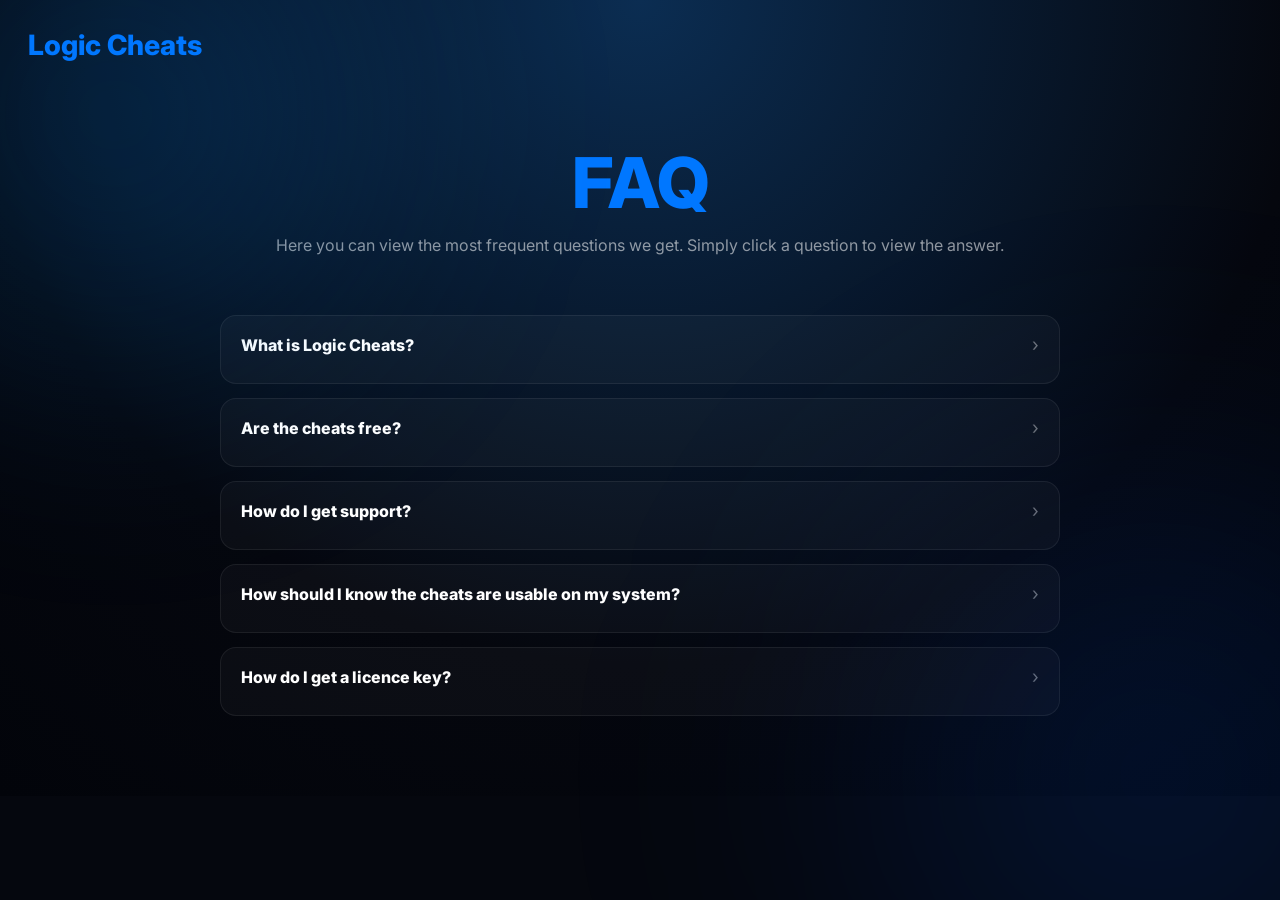
<file: faq.html>
<!DOCTYPE html>
<html lang="en">
<head>
  <meta charset="UTF-8" />
  <meta name="viewport" content="width=device-width, initial-scale=1.0" />
  <title>FAQ | Logic Cheats</title>

  <link rel="preconnect" href="https://fonts.googleapis.com">
  <link rel="preconnect" href="https://fonts.gstatic.com" crossorigin>
  <link href="https://fonts.googleapis.com/css2?family=Inter:wght@400;600;700;800&display=swap" rel="stylesheet">
    <link rel="icon" href="/logo.png" sizes="32x32">
<link rel="icon" href="/logo.png" sizes="16x16">
<link rel="apple-touch-icon" href="/logo.png">

  <link rel="stylesheet" href="./faq.css">
</head>

<body>
  <div class="glow"></div>
  <div class="glow2"></div>

  <div class="header">
    <div class="logo">Logic Cheats</div>
  </div>

  <div class="page">

    <div class="top">
      <h1 class="title">FAQ</h1>
      <p class="subtitle">Here you can view the most frequent questions we get. Simply click a question to view the answer.</p>
    </div>

    <div class="faq">

      <div class="item">
        <div class="q">
          <span class="q-text">What is Logic Cheats?</span>
          <span class="arrow">›</span>
        </div>
        <div class="a">Logic Cheats is the best place to buy cheats, accounts, and macros. We offer alot of popular and trusted cheat providers, so you dont have to risk getting banned easily or get a virus on your computer.</div>
      </div>

      <div class="item">
        <div class="q">
          <span class="q-text">Are the cheats free?</span>
          <span class="arrow">›</span>
        </div>
        <div class="a">No, all cheats on this site are subscription based and cost money daily to use.</div>
      </div>

      <div class="item">
        <div class="q">
          <span class="q-text">How do I get support?</span>
          <span class="arrow">›</span>
        </div>
        <div class="a">Use the Discord server or get direct contact at logiccheats.xyz/contact for help anytime.</div>
      </div>

      <div class="item">
        <div class="q">
          <span class="q-text">How should I know the cheats are usable on my system?</span>
          <span class="arrow">›</span>
        </div>
        <div class="a">Each product page comes with the recommended system reqiurements. We strongly recommend you check your system fits the requirements before buying.</div>
      </div>

      <div class="item">
        <div class="q">
          <span class="q-text">How do I get a licence key?</span>
          <span class="arrow">›</span>
        </div>
        <div class="a">Simply go to your desired product, add it to your cart, proceed to checkout, then after a succsesfull payment, you will recieve a licence key to redeem.</div>
      </div>

    </div>

  </div>

  <script src="./faq.js"></script>
</body>
</html>
</file>
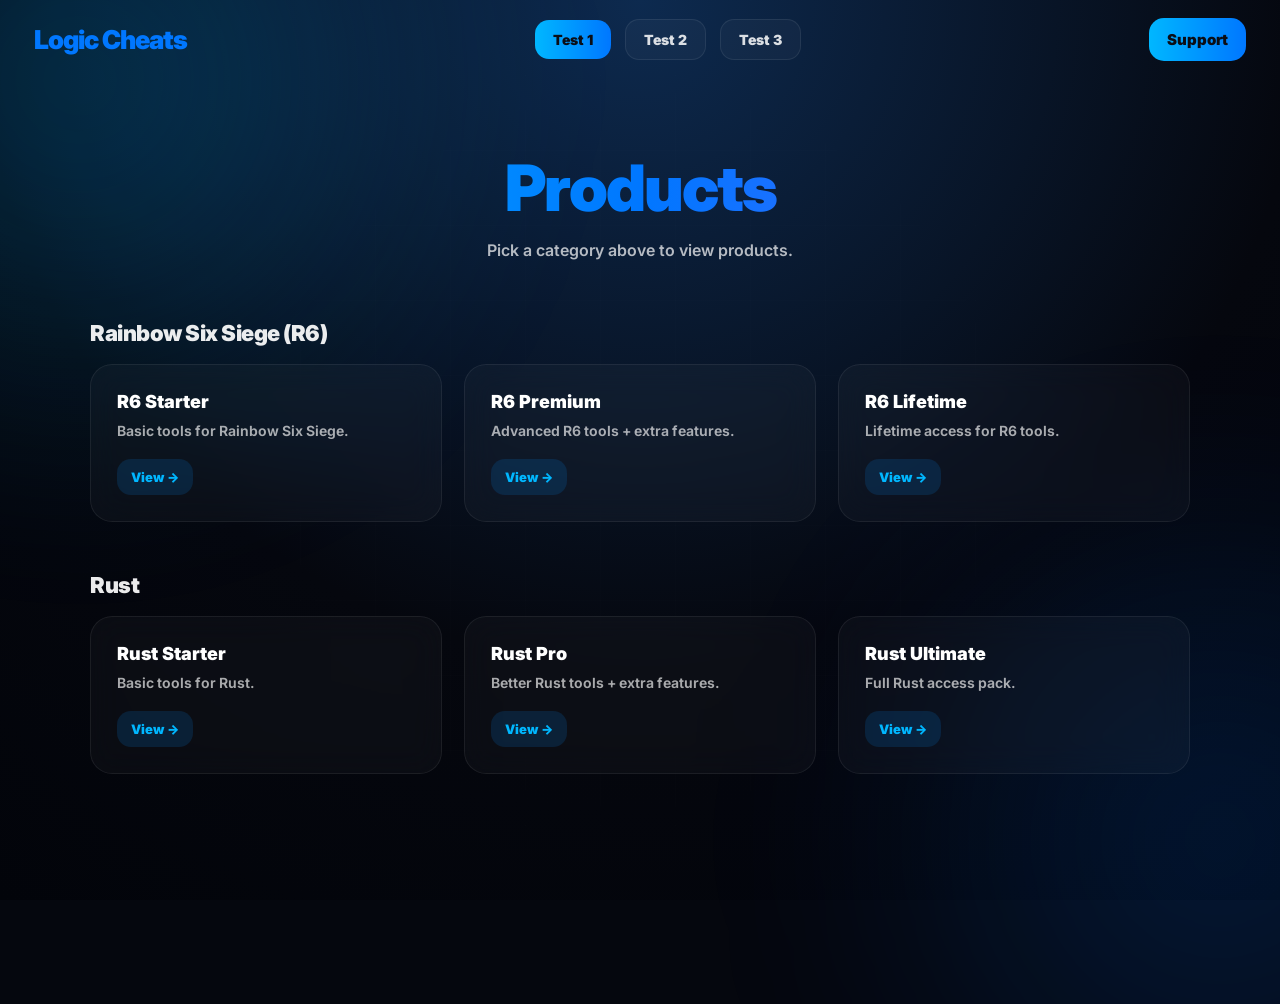
<file: product.html>
<!DOCTYPE html>
<html lang="en">
<head>
  <meta charset="UTF-8" />
  <meta name="viewport" content="width=device-width, initial-scale=1.0" />
  <title>Logic Cheats | Products</title>

  <link rel="icon" href="/logo.png" sizes="32x32">
  <link rel="icon" href="/logo.png" sizes="16x16">
  <link rel="apple-touch-icon" href="/logo.png">

  <link rel="preconnect" href="https://fonts.googleapis.com">
  <link rel="preconnect" href="https://fonts.gstatic.com" crossorigin>
  <link href="https://fonts.googleapis.com/css2?family=Inter:wght@400;600;700;800;900&display=swap" rel="stylesheet">

  <link rel="stylesheet" href="./product.css?v=4">
</head>

<body>
  <div class="bg-grid"></div>
  <div class="glow glow-top"></div>
  <div class="glow glow-bottom"></div>

  <header class="navbar">
    <div class="nav-left">
      <a class="logo" href="/">Logic Cheats</a>
    </div>

    <nav class="nav-center">
      <button class="navbtn active" data-tab="test1">Test 1</button>
      <button class="navbtn" data-tab="test2">Test 2</button>
      <button class="navbtn" data-tab="test3">Test 3</button>
    </nav>

    <div class="nav-right">
      <a class="support-btn" href="/support">Support</a>
    </div>
  </header>

  <main class="content">
    <h1 class="page-title">Products</h1>
    <p class="page-subtitle">Pick a category above to view products.</p>

    <section class="products" id="products"></section>
  </main>

  <script src="./product.js?v=4"></script>
</body>
</html>
</file>
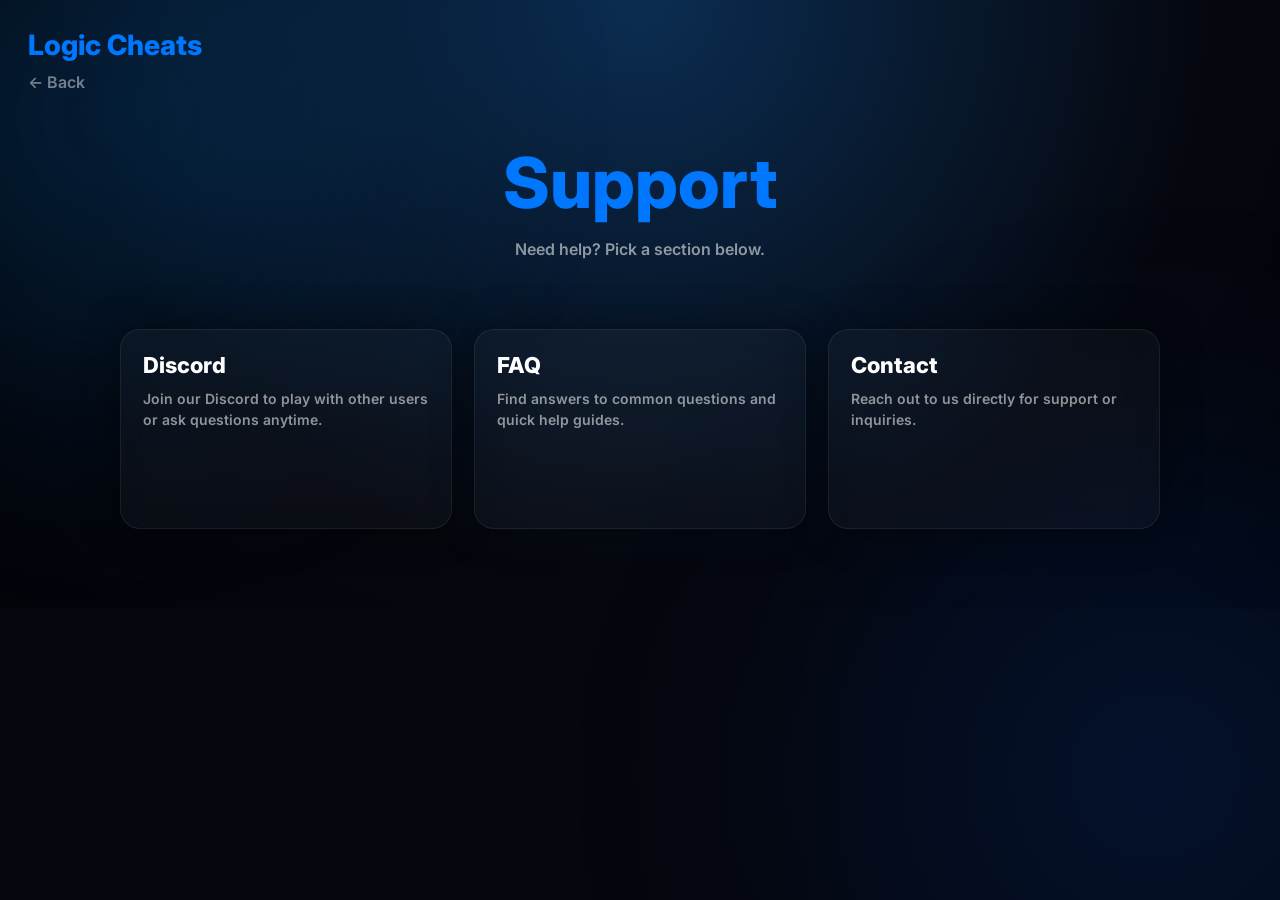
<file: support.html>
<!DOCTYPE html>
<html lang="en">
<head>
  <meta charset="UTF-8" />
  <meta name="viewport" content="width=device-width, initial-scale=1.0" />
  <title>Support | Logic Cheats</title>
  <link rel="icon" href="/logo.png" sizes="32x32">
<link rel="icon" href="/logo.png" sizes="16x16">
<link rel="apple-touch-icon" href="/logo.png">

  <link rel="preconnect" href="https://fonts.googleapis.com">
  <link rel="preconnect" href="https://fonts.gstatic.com" crossorigin>
  <link href="https://fonts.googleapis.com/css2?family=Inter:wght@400;600;700;800&display=swap" rel="stylesheet">

  <link rel="stylesheet" href="./support.css">

  <!-- 🔥 FIX: forces consistent rendering on normal refresh -->
  <script>
    window.addEventListener("pageshow", () => {
      document.documentElement.style.display = "none";
      requestAnimationFrame(() => {
        document.documentElement.style.display = "";
      });
    });
  </script>
</head>

<body>
  <div class="glow"></div>
  <div class="glow2"></div>

  <div class="header">
    <div class="logo">Logic Cheats</div>
    <a class="back" href="https://logiccheats.xyz">← Back</a>
  </div>

  <div class="page">
    <div class="top">
      <h1 class="title">Support</h1>
      <p class="subtitle">Need help? Pick a section below.</p>
    </div>

    <div class="cards">

      <a class="card" href="https://discord.gg/JCGQtjuQjX" target="_blank" rel="noopener noreferrer">
        <div class="card-title discord">Discord</div>
        <div class="card-text">
          Join our Discord to play with other users or ask questions anytime.
        </div>
      </a>

      <a class="card" href="https://logiccheats.xyz/faq" target="_blank" rel="noopener noreferrer">
        <div class="card-title">FAQ</div>
        <div class="card-text">
          Find answers to common questions and quick help guides.
        </div>
      </a>

      <a class="card" href="https://logiccheats.xyz/contact" target="_blank" rel="noopener noreferrer">
        <div class="card-title">Contact</div>
        <div class="card-text">
          Reach out to us directly for support or inquiries.
        </div>
      </a>

    </div>
  </div>

</body>
</html>
</file>
<file: faq.css>
* {
  margin: 0;
  padding: 0;
  box-sizing: border-box;
  font-family: "Inter", sans-serif;
}

/* 🔥 HARD FIX: prevents weird blank/unstyled refresh */
html, body {
  width: 100%;
  min-height: 100%;
  background: #05070e;
}

body {
  background: radial-gradient(circle at top, #0b2d52 0%, #05070e 65%, #02040a 100%);
  overflow-x: hidden;
}

/* glow */
.glow {
  position: fixed;
  width: 750px;
  height: 750px;
  background: radial-gradient(circle, rgba(0, 140, 255, 0.22), transparent 70%);
  filter: blur(100px);
  top: -260px;
  left: -260px;
}

.glow2 {
  position: fixed;
  width: 850px;
  height: 850px;
  background: radial-gradient(circle, rgba(0, 90, 255, 0.18), transparent 70%);
  filter: blur(130px);
  bottom: -300px;
  right: -300px;
}

/* header */
.header {
  position: fixed;
  top: 28px;
  left: 28px;
}

.logo {
  font-size: 28px;
  font-weight: 800;
  color: #0077ff;
}

/* page */
.page {
  max-width: 900px;
  margin: 0 auto;
  padding: 140px 30px 80px 30px;
}

.top {
  text-align: center;
  margin-bottom: 60px;
}

.title {
  font-size: 70px;
  font-weight: 800;
  color: #0077ff;
}

.subtitle {
  margin-top: 10px;
  font-size: 16px;
  color: rgba(255,255,255,0.55);
}

/* faq */
.faq {
  display: flex;
  flex-direction: column;
  gap: 14px;
}

.item {
  padding: 18px 20px;
  border-radius: 16px;

  background: rgba(255,255,255,0.03);
  border: 1px solid rgba(255,255,255,0.07);

  cursor: pointer;
  transition: 0.25s ease;
}

.item:hover {
  border: 1px solid rgba(0,119,255,0.35);
  transform: translateY(-3px);
}

/* question row */
.q {
  display: flex;
  justify-content: space-between;
  align-items: center;
}

/* QUESTION DEFAULT */
.q-text {
  font-size: 16px;
  font-weight: 800;
  color: white;
  transition: 0.25s ease;
}

/* 🔥 ONLY HOVER makes it blue */
.item:hover .q-text {
  color: #0077ff;
}

/* arrow */
.arrow {
  margin-left: 18px;
  font-size: 18px;
  color: rgba(255,255,255,0.4);
  transition: 0.25s ease;
}

/* answer */
.a {
  margin-top: 10px;
  font-size: 14px;
  font-weight: 600;
  color: rgba(255,255,255,0.55);
  line-height: 1.5;

  max-height: 0;
  overflow: hidden;
  opacity: 0;
  transition: 0.3s ease;
}

/* open state */
.item.active .a {
  max-height: 200px;
  opacity: 1;
}

.item.active .arrow {
  transform: rotate(90deg);
  color: #0077ff;
}
</file>
<file: product.css>
* {
  margin: 0;
  padding: 0;
  box-sizing: border-box;
  font-family: "Inter", sans-serif;
}

html, body {
  width: 100%;
  height: 100%;
  background: #05070e;
}

body {
  overflow-x: hidden;
  overflow-y: auto;
  min-height: 100vh;
  position: relative;
  background: radial-gradient(circle at top, #0d2a4f 0%, #05070e 60%, #02040a 100%);
}

/* animated grid background */
.bg-grid {
  position: fixed;
  inset: 0;
  background-image: linear-gradient(rgba(255, 255, 255, 0.035) 1px, transparent 1px),
                    linear-gradient(90deg, rgba(255, 255, 255, 0.035) 1px, transparent 1px);
  background-size: 75px 75px;
  opacity: 0.25;
  mask-image: radial-gradient(circle at center, black 40%, transparent 75%);
  animation: gridMove 8s linear infinite;
  pointer-events: none;
  z-index: 0;
}

@keyframes gridMove {
  from { transform: translateY(0px); }
  to { transform: translateY(75px); }
}

/* glow blobs */
.glow {
  position: fixed;
  width: 800px;
  height: 800px;
  border-radius: 50%;
  filter: blur(130px);
  pointer-events: none;
  opacity: 0.9;
  z-index: 0;
}

.glow-top {
  top: -320px;
  left: -320px;
  background: radial-gradient(circle, rgba(0, 170, 255, 0.35), transparent 70%);
}

.glow-bottom {
  bottom: -340px;
  right: -340px;
  background: radial-gradient(circle, rgba(0, 110, 255, 0.25), transparent 70%);
}

/* navbar */
.navbar {
  position: sticky;
  top: 0;
  z-index: 10;
  width: 100%;
  padding: 18px 34px;
  display: flex;
  justify-content: space-between;
  align-items: center;
  background: transparent;
}

/* logo */
.logo {
  font-size: 26px;
  font-weight: 950;
  text-decoration: none;
  color: #0077ff;
  letter-spacing: -1px;
  transition: 0.25s ease;
}

.logo:hover {
  transform: scale(1.05);
}

/* center nav buttons */
.nav-center {
  display: flex;
  gap: 14px;
  align-items: center;
}

.navbtn {
  background: rgba(255, 255, 255, 0.03);
  border: 1px solid rgba(255, 255, 255, 0.08);
  color: rgba(255, 255, 255, 0.85);
  padding: 11px 18px;
  border-radius: 14px;
  cursor: pointer;
  font-weight: 900;
  font-size: 14px;
  transition: 0.22s ease;
  transform: scale(1);
}

.nav-center:hover .navbtn {
  transform: scale(0.92);
  opacity: 0.7;
}

.nav-center .navbtn:hover {
  transform: scale(1.15);
  opacity: 1;
  border-color: rgba(0, 140, 255, 0.5);
  box-shadow: 0 0 25px rgba(0, 140, 255, 0.25);
}

.navbtn.active {
  background: linear-gradient(90deg, #00b7ff, #0077ff);
  color: #0b0e16;
  border: none;
  opacity: 1;
}

/* support button */
.support-btn {
  text-decoration: none;
  font-weight: 900;
  font-size: 15px;
  padding: 12px 18px;
  border-radius: 15px;
  background: linear-gradient(90deg, #00b7ff, #0077ff);
  color: #0b0e16;
  transition: 0.25s ease;
  display: inline-flex;
  align-items: center;
  justify-content: center;
}

.support-btn:hover {
  transform: scale(1.12);
  box-shadow: 0 0 40px rgba(0, 119, 255, 0.6);
}

/* main content */
.content {
  position: relative;
  z-index: 5;
  padding: 70px 40px;
  text-align: center;
}

.page-title {
  font-size: clamp(46px, 5vw, 70px);
  font-weight: 900;
  background: linear-gradient(90deg, #00c3ff, #0077ff, #6a5cff);
  -webkit-background-clip: text;
  -webkit-text-fill-color: transparent;
  letter-spacing: -2px;
  margin-bottom: 14px;
}

.page-subtitle {
  font-size: 16px;
  font-weight: 600;
  color: rgba(255, 255, 255, 0.7);
  margin-bottom: 60px;
}

/* section titles */
.game-title {
  text-align: left;
  max-width: 1100px;
  margin: 0 auto 18px auto;
  font-size: 22px;
  font-weight: 950;
  color: rgba(255, 255, 255, 0.92);
  letter-spacing: -0.5px;
}

/* product cards */
.products {
  display: flex;
  flex-direction: column;
  gap: 50px;
  max-width: 1100px;
  margin: 0 auto;
  padding-bottom: 160px;
}

.product-grid {
  display: grid;
  grid-template-columns: repeat(auto-fit, minmax(260px, 1fr));
  gap: 22px;
}

.product-card {
  padding: 26px;
  border-radius: 22px;
  background: rgba(255, 255, 255, 0.03);
  border: 1px solid rgba(255, 255, 255, 0.07);
  backdrop-filter: blur(16px);
  text-align: left;
  transition: 0.25s ease;
}

.product-card:hover {
  transform: translateY(-6px);
  border-color: rgba(0, 140, 255, 0.35);
  box-shadow: 0 0 35px rgba(0, 140, 255, 0.15);
}

.product-name {
  font-size: 18px;
  font-weight: 950;
  color: white;
  margin-bottom: 8px;
}

.product-desc {
  font-size: 14px;
  font-weight: 650;
  color: rgba(255, 255, 255, 0.65);
  line-height: 1.5;
  margin-bottom: 18px;
}

.product-buy {
  display: inline-flex;
  align-items: center;
  justify-content: center;
  padding: 10px 14px;
  border-radius: 14px;
  font-size: 13px;
  font-weight: 950;
  border: none;
  cursor: pointer;
  background: rgba(0, 140, 255, 0.15);
  color: #00b7ff;
  transition: 0.2s ease;
}

.product-buy:hover {
  background: rgba(0, 140, 255, 0.25);
}
</file>
<file: support.css>
* {
  margin: 0;
  padding: 0;
  box-sizing: border-box;
  font-family: "Inter", sans-serif;
}

/* IMPORTANT: prevents blank/unstyled flash */
html, body {
  width: 100%;
  min-height: 100%;
  background: #05070e;
}

body {
  background: radial-gradient(circle at top, #0b2d52 0%, #05070e 65%, #02040a 100%);
  overflow-x: hidden;
}

/* glow */
.glow {
  position: fixed;
  width: 750px;
  height: 750px;
  background: radial-gradient(circle, rgba(0, 140, 255, 0.22), transparent 70%);
  filter: blur(100px);
  top: -260px;
  left: -260px;
  pointer-events: none;
}

.glow2 {
  position: fixed;
  width: 850px;
  height: 850px;
  background: radial-gradient(circle, rgba(0, 90, 255, 0.18), transparent 70%);
  filter: blur(130px);
  bottom: -300px;
  right: -300px;
  pointer-events: none;
}

/* header */
.header {
  position: fixed;
  top: 28px;
  left: 28px;
  z-index: 10;
}

.logo {
  font-size: 28px;
  font-weight: 800;
  color: #0077ff;
}

.back {
  margin-top: 10px;
  display: inline-block;
  font-size: 16px;
  font-weight: 600;
  color: rgba(255,255,255,0.45);
  text-decoration: none;
  transition: 0.2s ease;
}

.back:hover {
  color: rgba(255,255,255,0.8);
  transform: translateX(-4px);
}

/* layout */
.page {
  width: 100%;
  max-width: 1100px;
  margin: 0 auto;
  padding: 140px 30px 80px 30px;
  text-align: center;

  opacity: 1; /* IMPORTANT FIX */
}

.title {
  font-size: 70px;
  font-weight: 800;
  color: #0077ff;
  margin-bottom: 14px;
}

.subtitle {
  font-size: 16px;
  font-weight: 600;
  color: rgba(255,255,255,0.55);
  margin-bottom: 70px;
}

/* cards */
.cards {
  display: grid;
  grid-template-columns: repeat(3, 1fr);
  gap: 22px;
}

/* card */
.card {
  text-decoration: none;
  height: 200px;
  border-radius: 20px;

  background: rgba(255,255,255,0.03);
  border: 1px solid rgba(255,255,255,0.07);

  backdrop-filter: blur(14px);
  -webkit-backdrop-filter: blur(14px);

  box-shadow: 0 0 40px rgba(0,0,0,0.45);

  padding: 22px;
  text-align: left;

  transition: transform 0.25s ease, border 0.25s ease;
}

.card:hover {
  transform: translateY(-6px);
  border: 1px solid rgba(0,119,255,0.35);
}

/* title inside card */
.card-title {
  font-size: 22px;
  font-weight: 800;
  color: white;
  margin-bottom: 10px;

  transition: color 0.25s ease;
}

/* ONLY Discord is white but turns blue on hover */
.card:hover .card-title {
  color: #0077ff;
}

.discord {
  color: white; /* fixed as requested */
}

/* text */
.card-text {
  font-size: 14px;
  font-weight: 600;
  color: rgba(255,255,255,0.55);
  line-height: 1.5;
}

/* responsive */
@media (max-width: 900px) {
  .cards {
    grid-template-columns: 1fr;
  }

  .title {
    font-size: 55px;
  }
}
</file>
